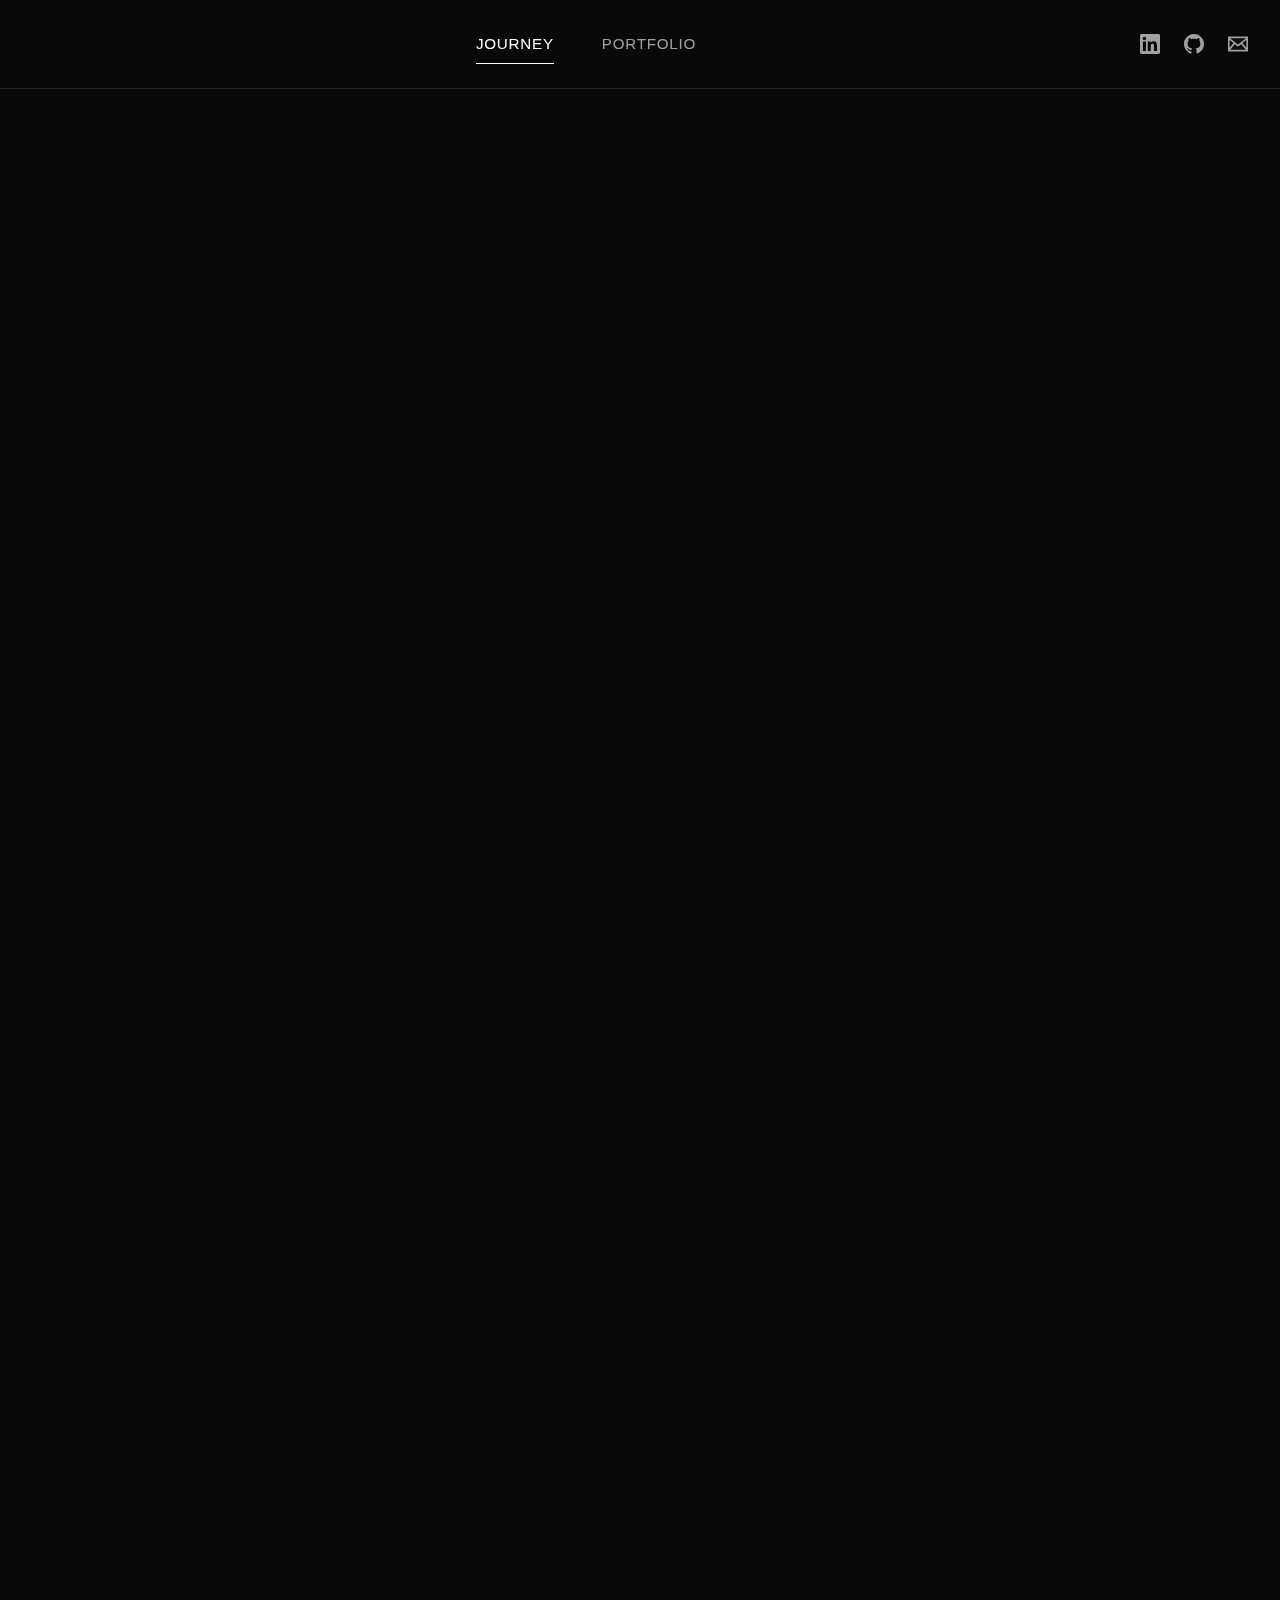
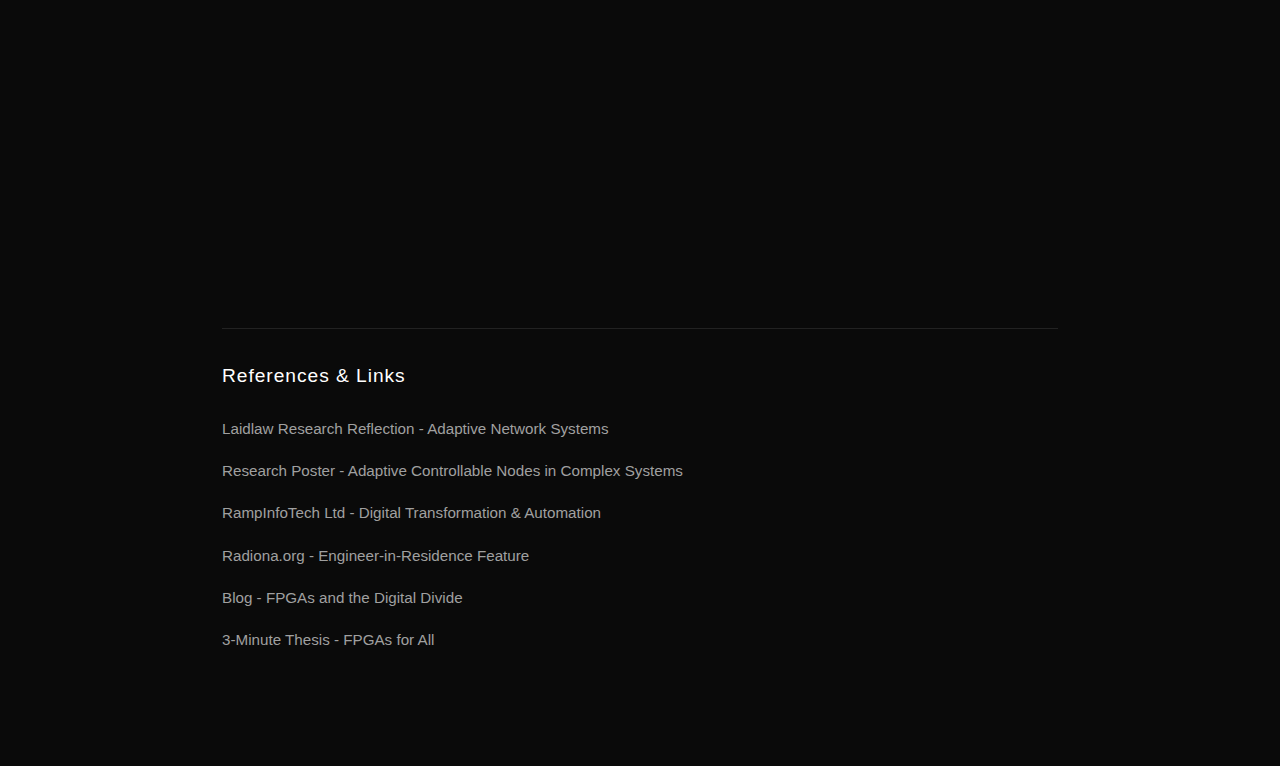
<file: index.html>
<!DOCTYPE html>
<html lang="en">
<head>
    <meta charset="UTF-8">
    <meta name="viewport" content="width=device-width, initial-scale=1.0">
    <meta name="description" content="Advik Bahadur - AI, Embedded Systems, Digital Design">
    <meta name="keywords" content="Advik Bahadur, AI, Embedded Systems, Digital Design, Computer Engineering, Trinity College Dublin">
    <meta name="author" content="Advik Bahadur">
    
    <!-- Open Graph for social sharing -->
    <meta property="og:title" content="Advik Bahadur">
    <meta property="og:description" content="AI, Embedded Systems, Digital Design">
    <meta property="og:type" content="website">
    <meta property="og:url" content="https://advikbahadur.com/">
    <meta property="og:image" content="https://advikbahadur.com/img/My_picture.jpeg">
    
    <title>Advik Bahadur - AI, Embedded Systems, Digital Design</title>
    <link rel="icon" type="image/svg+xml" href="favicon.svg">
    <link rel="stylesheet" href="styles.css">
</head>
<body>
    <!-- Navigation -->
    <nav class="main-nav">
        <div class="nav-links">
            <a href="index.html" class="nav-link active">Journey</a>
            <a href="portfolio.html" class="nav-link">Portfolio</a>
        </div>
        <div class="social-links">
            <a href="https://www.linkedin.com/in/advik-bahadur/" target="_blank" rel="noopener" class="social-link" title="LinkedIn">
                <svg width="20" height="20" viewBox="0 0 24 24" fill="currentColor">
                    <path d="M20.447 20.452h-3.554v-5.569c0-1.328-.027-3.037-1.852-3.037-1.853 0-2.136 1.445-2.136 2.939v5.667H9.351V9h3.414v1.561h.046c.477-.9 1.637-1.85 3.37-1.85 3.601 0 4.267 2.37 4.267 5.455v6.286zM5.337 7.433c-1.144 0-2.063-.926-2.063-2.065 0-1.138.92-2.063 2.063-2.063 1.14 0 2.064.925 2.064 2.063 0 1.139-.925 2.065-2.064 2.065zm1.782 13.019H3.555V9h3.564v11.452zM22.225 0H1.771C.792 0 0 .774 0 1.729v20.542C0 23.227.792 24 1.771 24h20.451C23.2 24 24 23.227 24 22.271V1.729C24 .774 23.2 0 22.222 0h.003z"/>
                </svg>
            </a>
            <a href="https://github.com/ADVIKBAHADUR" target="_blank" rel="noopener" class="social-link" title="GitHub">
                <svg width="20" height="20" viewBox="0 0 24 24" fill="currentColor">
                    <path d="M12 0c-6.626 0-12 5.373-12 12 0 5.302 3.438 9.8 8.207 11.387.599.111.793-.261.793-.577v-2.234c-3.338.726-4.033-1.416-4.033-1.416-.546-1.387-1.333-1.756-1.333-1.756-1.089-.745.083-.729.083-.729 1.205.084 1.839 1.237 1.839 1.237 1.07 1.834 2.807 1.304 3.492.997.107-.775.418-1.305.762-1.604-2.665-.305-5.467-1.334-5.467-5.931 0-1.311.469-2.381 1.236-3.221-.124-.303-.535-1.524.117-3.176 0 0 1.008-.322 3.301 1.23.957-.266 1.983-.399 3.003-.404 1.02.005 2.047.138 3.006.404 2.291-1.552 3.297-1.23 3.297-1.23.653 1.653.242 2.874.118 3.176.77.84 1.235 1.911 1.235 3.221 0 4.609-2.807 5.624-5.479 5.921.43.372.823 1.102.823 2.222v3.293c0 .319.192.694.801.576 4.765-1.589 8.199-6.086 8.199-11.386 0-6.627-5.373-12-12-12z"/>
                </svg>
            </a>
            <a href="mailto:advikbahadur@gmail.com" class="social-link" title="Email">
                <svg width="20" height="20" viewBox="0 0 24 24" fill="currentColor">
                    <path d="M0 3v18h24v-18h-24zm6.623 7.929l-4.623 5.712v-9.458l4.623 3.746zm-4.141-5.929h19.035l-9.517 7.713-9.518-7.713zm5.694 7.188l3.824 3.099 3.83-3.104 5.612 6.817h-18.779l5.513-6.812zm9.208-1.264l4.616-3.741v9.348l-4.616-5.607z"/>
                </svg>
            </a>
        </div>
    </nav>

    <!-- Hero Section -->
    <section class="hero">
        <img src="img/My_picture.jpeg" alt="Advik Bahadur" class="profile-picture">
        <h1 class="hero-title">Advik Bahadur</h1>
        <p class="hero-subtitle">View my journey</p>
        <div class="scroll-indicator">
            <svg width="30" height="50" viewBox="0 0 30 50">
                <path d="M15 5 L15 35 M15 35 L10 30 M15 35 L20 30" stroke="white" stroke-width="2" fill="none"/>
            </svg>
        </div>
    </section>

    <!-- Timeline Chapters -->
    <section class="timeline">
        <!-- Chapter 1: In the Beginning -->
        <div class="chapter">
            <div class="chapter-header">
                <h2>Chapter 1: In the Beginning</h2>
                <button class="expand-btn">+</button>
            </div>
            <div class="chapter-content">
                <div class="work-section">
                    <h3>What I Did</h3>
                    <p>I grew up across multiple cities in India before moving to Ireland, where I completed my Junior and Leaving Certificate. I achieved 613 points out of 625, a result I was genuinely happy with.</p>
                    <p>At 13, I started taking software development courses and spent countless hours building games and projects in Python and Java. It was less about formal learning and more about exploration. Around the same time, a friend and I bought a cheap 3D printer (he was visiting abroad and brought it back to Ireland) and decided to build a drone from scratch. The process was messy, things broke, we rebuilt, we learnt as we went, but we got it flying.</p>
                    <div class="chapter-images">
                        <img src="img/chap1_3dprint.jpeg" alt="3D Printer" class="chapter-img">
                        <img src="img/chap1_drone.jpeg" alt="Drone Build" class="chapter-img">
                    </div>
                    <p>I thought mechanical engineering would be my path. I loved the hands-on building. But through building that drone, I realised what really drew me in wasn't just the mechanics, it was the decision-making, the intelligence behind the movement. That's when electronics clicked for me.</p>
                </div>
                <div class="genuine-section">
                    <h3>Reflections</h3>
                    <p>Moving between cultures taught me to adapt and see problems from different angles. Those early programming projects at 13 were just for fun, I had no idea they'd shape my career. Building that drone was a turning point. I loved the mechanical work, but I realised my passion was in making things think, not just move. Electronics became where hardware met intelligence, and that's where I found myself.</p>
                </div>
            </div>
        </div>

        <!-- Chapter 2: Found My Love for Engineering: Formula Trinity -->
        <div class="chapter">
            <div class="chapter-header">
                <h2>Chapter 2: Found My Love for Engineering</h2>
                <button class="expand-btn">+</button>
            </div>
            <div class="chapter-content">
                <div class="work-section">
                    <h3>What I Did</h3>
                    <p>Choosing engineering made sense given my interests, but I only truly understood what that meant when I joined <a href="https://github.com/FT-Autonomous" target="_blank" rel="noopener">Formula Trinity Autonomous</a> in 2021. That's where engineering became real for me.</p>
                    <div class="chapter-images">
                        <img src="img/Chap2_FT_LOGO.png" alt="Formula Trinity Logo" class="chapter-img">
                    </div>
                    <p>I worked on control systems, developing PID controllers, Model Predictive Control, Pure Pursuit algorithms, the systems that allow an autonomous car to make decisions. The work was challenging, often requiring late nights debugging code that refused to cooperate. Over time, I led the control department, and in 2024, became Captain of Formula Trinity AI.</p>
                    <div class="chapter-images">
                        <img src="img/chap2_FT-Team.jpeg" alt="Formula Trinity Team" class="chapter-img">
                        <img src="img/chap2_FT_Award_best_design.jpeg" alt="Best Design Award" class="chapter-img">
                    </div>
                    <p>Three years at <a href="https://www.imeche.org/events/formula-student" target="_blank" rel="noopener">Formula Student UK</a> taught me what persistence really means. We faced failure after failure, but at Silverstone 2024, we completed our first lap. We won Best Design. And we won Most Cones Knocked, an award that might sound amusing, but represents every iteration, every mistake we learnt from. Those cones were our teachers.</p>
                    <div class="chapter-images">
                        <img src="img/chap2_Meeting_IEEE_President.jpeg" alt="Meeting IEEE President" class="chapter-img">
                    </div>
                </div>
                <div class="genuine-section">
                    <h3>Genuine Reflections</h3>
                    <p>This is one of the experiences I'm most proud of, not because of the awards, but because of what it took to get there. Three years of failures, rebuilds, and late nights. When we completed that lap at Silverstone, it felt like every setback had meaning. The friendships I built, the people who stayed until 3 AM debugging controller code with me, those are what I carry forward. Formula Trinity taught me that progress matters more than perfection.</p>
                </div>
            </div>
        </div>

        <!-- Chapter 3: Early Research -->
        <div class="chapter">
            <div class="chapter-header">
                <h2>Chapter 3: Early Research</h2>
                <button class="expand-btn">+</button>
            </div>
            <div class="chapter-content">
                <div class="work-section">
                    <h3>What I Did</h3>
                    <p>I was awarded the <a href="https://laidlawscholars.network/" target="_blank" rel="noopener">Laidlaw Research and Leadership Scholarship</a> to conduct research under the supervision of <a href="https://www.tcd.ie/research/profiles/?profile=siljakh" target="_blank" rel="noopener">Prof. Harun Siljak</a>. The focus was on adaptive network systems, investigating whether we could control and stabilise complex networks using just a few strategically placed adaptive nodes, rather than trying to control every component.</p>
                    <p>We designed adaptive models and ran extensive simulations. The work showed that minimal, well-placed intervention can achieve significant stability and synchronisation in complex systems. The research resulted in <a href="https://laidlawscholars.network/documents/research-reflection-32b00ac2-0467-45e1-9366-a55925a6006c" target="_blank" rel="noopener">published reflections</a> and a <a href="https://laidlawscholars.network/documents/investigation-of-the-effectiveness-of-introducing-a-few-adaptive-controllable-nodes-in-complex-systems-to-increase-autonomy-and-synchronization" target="_blank" rel="noopener">poster presentation</a> on the effectiveness of adaptive controllable nodes.</p>
                </div>
                <div class="genuine-section">
                    <h3>Reflections</h3>
                    <p>Research taught me patience. Not every idea works, and that's part of the process. Working with Prof. Siljak showed me the elegance of complex systems, the idea that you don't need complete control to achieve stability. A few strategic nodes can synchronise an entire network. It's a concept that changed how I think about control, not just in networks, but in how I approach problems.</p>
                </div>
            </div>
        </div>

        <!-- Chapter 4: Early Professional Experiences -->
        <div class="chapter">
            <div class="chapter-header">
                <h2>Chapter 4: Early Professional Experiences</h2>
                <button class="expand-btn">+</button>
            </div>
            <div class="chapter-content">
                <div class="work-section">
                    <h3>What I Did</h3>
                    <p>While studying full-time in Dublin, I needed to support myself. I briefly worked at a local pub, which taught me quickly to respect the pace and demands of hospitality work. It wasn't for me.</p>
                    <div class="chapter-images">
                        <img src="img/ramp_white.png" alt="RampInfoTech Logo" class="chapter-img" style="max-width: 200px;">
                    </div>
                    <p>I then joined <a href="https://www.rampinfotech.ie/" target="_blank" rel="noopener">RampInfoTech</a>, a startup providing digital transformation and automation solutions. Working as both a developer and product manager, I learnt to bridge technical implementation with client needs. I developed a Container Tracking Automation system that eliminated over 400 hours of manual work, tracking 4000+ shipments in real-time. I built an internal Travel and Expense Management tool as well. The technical skills (Python, Power BI, SQL, API development) were valuable, but learning to communicate effectively and collaborate across distributed teams was just as important.</p>
                    <div class="chapter-images">
                        <img src="img/radiona_logo.png" alt="Radiona Logo" class="chapter-img" style="max-width: 200px;">
                    </div>
                    <p>In Zagreb, Croatia, I worked with <a href="https://radiona.org/" target="_blank" rel="noopener">Radiona.org</a>, a non-profit focused on democratising access to technology. I contributed to open-source FPGA development on the <a href="https://github.com/ADVIKBAHADUR/ULX3s-Superresolution-CNN" target="_blank" rel="noopener">ULX3S board</a>, adapting a super-resolution deep learning model to run on resource-constrained Lattice ECP5 FPGAs. The goal was to prove that advanced computation doesn't require expensive hardware. I designed and verified digital logic in Verilog and helped create accessible resources for first-time FPGA developers.</p>
                    <p><em>"During his program and residence he will partake regular Radiona activities in the tech fields regarding the FPGA technology, open source robotics, IoT and LoRa Wan – Smart City related topics."</em> — <a href="https://radiona.org/advik-bahadur-in-ie-trinity-college-laidlaw-leadership-in-action-scholar-and-engineer-in-resident-radiona/" target="_blank" rel="noopener">Radiona.org</a></p>
                </div>
                <div class="genuine-section">
                    <h3>Reflections</h3>
                    <p>At RampInfoTech, I learnt that solving real problems for real people requires more than just writing code. It requires understanding needs, iterating on feedback, and building solutions that work in practice. The work in Croatia felt meaningful in a different way. Access to tools shapes who gets to innovate, and contributing to making powerful technology more accessible felt like engineering with purpose.</p>
                </div>
            </div>
        </div>

        <!-- Chapter 5: Getting Deeper into Cars: Jaguar Land Rover -->
        <div class="chapter">
            <div class="chapter-header">
                <h2>Chapter 5: Getting Deeper into Cars</h2>
                <button class="expand-btn">+</button>
            </div>
            <div class="chapter-content">
                <div class="work-section">
                    <h3>What I Did</h3>
                    <p>I completed a placement at <a href="https://www.jaguarlandrover.com/" target="_blank" rel="noopener">Jaguar Land Rover</a> with the Assisted and Autonomous Driving team, within AI Onboard Perception. The team develops perception tools using onboard vehicle sensors to enable autonomous capabilities.</p>
                    <p>My work involved reading research papers, contributing to IP and patent discussions, and writing optimised code for data engineering, synthetic dataset generation, and AI/ML model training. I was mentored by experienced engineers who shaped how I approach complex technical problems.</p>
                    <p>I developed a multi-sensor fusion visualisation tool that unified data from cameras, lidar, radar, and ultrasonic sensors into a single view. This helped identify edge cases, detect faults, and improve our detection systems.</p>
                    <p>During JLR's ACES Challenge, our team developed a mesh-based distributed network for high-security convoy vehicles, enabling automated re-routing, threat detection, and secure communication. We built a simulated proof of concept and demonstrated it on real vehicles. We won the competition and received the award for Most Innovative.</p>
                    <div class="chapter-images">
                        <img src="img/Chap5_JLR_Award.jpeg" alt="JLR ACES Challenge Award" class="chapter-img">
                    </div>
                </div>
                <div class="genuine-section">
                    <h3>Reflections</h3>
                    <p>Working at JLR felt like being in an environment where every day was a learning opportunity. The mentorship I received from experienced engineers taught me to approach problems methodically and think several steps ahead. The ACES Challenge validated that innovative ideas, when properly executed, can translate into real-world applications. Seeing our mesh network system work on actual vehicles made the concept tangible.</p>
                </div>
            </div>
        </div>

        <!-- Chapter 6: Now -->
        <div class="chapter">
            <div class="chapter-header">
                <h2>Chapter 6: Now</h2>
                <button class="expand-btn">+</button>
            </div>
            <div class="chapter-content">
                <div class="work-section">
                    <h3>What I Did</h3>
                    <p>I'm currently in my final year, my Masters year at <a href="https://www.tcd.ie/" target="_blank" rel="noopener">Trinity College Dublin</a>, working on Electronic & Computer Engineering.</p>
                    <p>My thesis focuses on transistor parasitic model extraction for GaN FETs, aiming to improve device modelling accuracy. It's highly specialised work combining hardware design, simulation, and precision engineering.</p>
                    <p>As part of my coursework, I'm developing a Vision Transformer for a hybrid Quantum Deep Learning network, exploring the intersection of quantum computing and machine learning.</p>
                </div>
                <div class="genuine-section">
                    <h3>Reflections</h3>
                    <p>Everything I've done has led to this point. My thesis on GaN FET modelling brings together the hardware work and precision I've developed through years of FPGA development and embedded systems. The quantum deep learning project pushes me into new territory, much like I pushed into programming at 13. From building a drone in my room to modelling transistors at the device level, the journey has been about staying curious and committed. I'm ready to see where the next chapter takes me.</p>
                </div>
            </div>
        </div>
    </section>

    <!-- References Section -->
    <section class="references">
        <div class="references-content">
            <h2>References & Links</h2>
            <ul>
                <li><a href="https://laidlawscholars.network/documents/research-reflection-32b00ac2-0467-45e1-9366-a55925a6006c" target="_blank">Laidlaw Research Reflection - Adaptive Network Systems</a></li>
                <li><a href="https://laidlawscholars.network/documents/investigation-of-the-effectiveness-of-introducing-a-few-adaptive-controllable-nodes-in-complex-systems-to-increase-autonomy-and-synchronization" target="_blank">Research Poster - Adaptive Controllable Nodes in Complex Systems</a></li>
                <li><a href="https://www.rampinfotech.ie/" target="_blank">RampInfoTech Ltd - Digital Transformation & Automation</a></li>
                <li><a href="https://radiona.org/advik-bahadur-in-ie-trinity-college-laidlaw-leadership-in-action-scholar-and-engineer-in-resident-radiona/" target="_blank">Radiona.org - Engineer-in-Residence Feature</a></li>
                <li><a href="https://laidlawscholars.network/posts/lia-blog-fpga-s-and-the-digital-divide" target="_blank">Blog - FPGAs and the Digital Divide</a></li>
                <li><a href="https://laidlawscholars.network/documents/3-minute-thesis-fpgas-for-all" target="_blank">3-Minute Thesis - FPGAs for All</a></li>
            </ul>
        </div>
    </section>

    <!-- Structured Data for SEO -->
    <script type="application/ld+json">
    {
      "@context": "https://schema.org",
      "@type": "Person",
      "name": "Advik Bahadur",
      "jobTitle": "Computer Engineering Student",
      "affiliation": {
        "@type": "EducationalOrganization",
        "name": "Trinity College Dublin"
      },
      "url": "https://advikbahadur.com/",
      "sameAs": [
        "https://www.linkedin.com/in/advik-bahadur/",
        "https://github.com/ADVIKBAHADUR",
        "https://laidlawscholars.network/profile/advik-bahadur"
      ],
      "alumniOf": "Trinity College Dublin",
      "knowsAbout": [
        "Computer Engineering",
        "Autonomous Systems",
        "FPGA Development",
        "Machine Learning",
        "Control Systems",
        "Formula Student"
      ]
    }
    </script>

    <script src="script.js"></script>
</body>
</html>
</file>
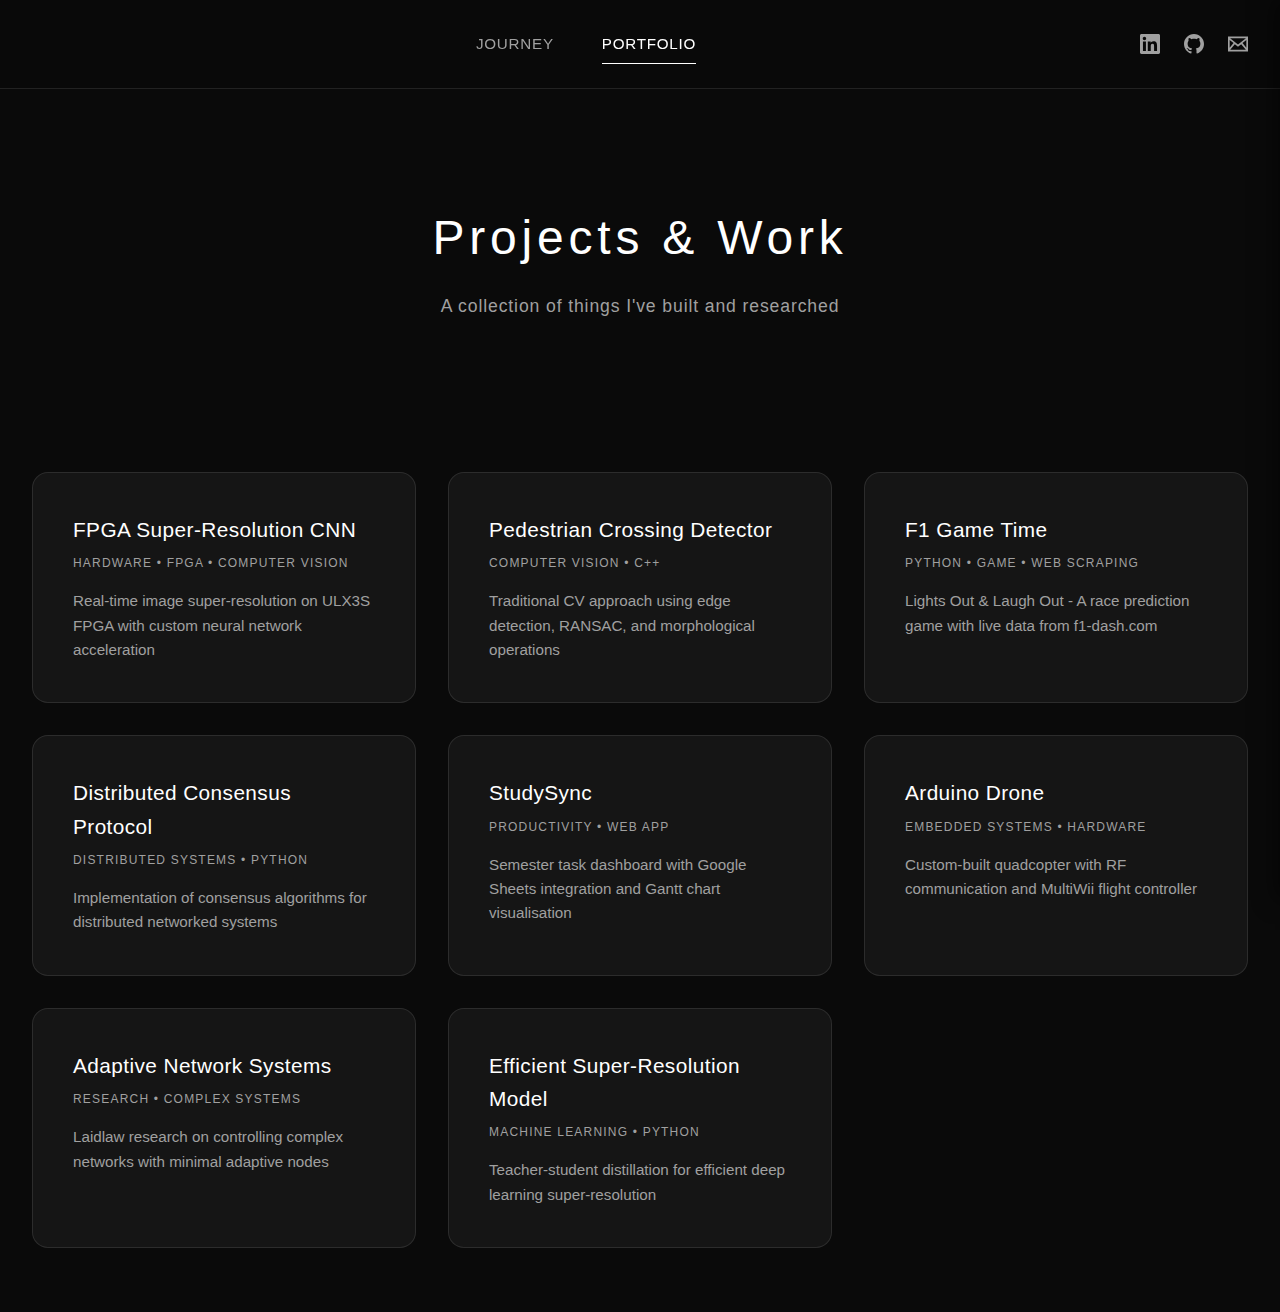
<file: portfolio.html>
<!DOCTYPE html>
<html lang="en">
<head>
    <meta charset="UTF-8">
    <meta name="viewport" content="width=device-width, initial-scale=1.0">
    <meta name="description" content="Advik Bahadur's project portfolio - FPGA super-resolution, pedestrian detection, F1 prediction game, distributed systems, and more engineering projects.">
    <meta name="keywords" content="Advik Bahadur, Portfolio, FPGA, Computer Vision, Machine Learning, Engineering Projects, ULX3S, Python, Verilog">
    <meta name="author" content="Advik Bahadur">
    
    <!-- Open Graph for social sharing -->
    <meta property="og:title" content="Advik Bahadur - Project Portfolio">
    <meta property="og:description" content="Engineering projects in FPGA development, computer vision, machine learning, and distributed systems">
    <meta property="og:type" content="website">
    <meta property="og:url" content="https://advikbahadur.com/portfolio.html">
    
    <title>Advik Bahadur - Project Portfolio | FPGA | Computer Vision | Machine Learning</title>
    <link rel="icon" type="image/svg+xml" href="favicon.svg">
    <link rel="stylesheet" href="styles.css">
</head>
<body>
    <!-- Navigation -->
    <nav class="main-nav">
        <div class="nav-links">
            <a href="index.html" class="nav-link">Journey</a>
            <a href="portfolio.html" class="nav-link active">Portfolio</a>
        </div>
        <div class="social-links">
            <a href="https://www.linkedin.com/in/advik-bahadur/" target="_blank" rel="noopener" class="social-link" title="LinkedIn">
                <svg width="20" height="20" viewBox="0 0 24 24" fill="currentColor">
                    <path d="M20.447 20.452h-3.554v-5.569c0-1.328-.027-3.037-1.852-3.037-1.853 0-2.136 1.445-2.136 2.939v5.667H9.351V9h3.414v1.561h.046c.477-.9 1.637-1.85 3.37-1.85 3.601 0 4.267 2.37 4.267 5.455v6.286zM5.337 7.433c-1.144 0-2.063-.926-2.063-2.065 0-1.138.92-2.063 2.063-2.063 1.14 0 2.064.925 2.064 2.063 0 1.139-.925 2.065-2.064 2.065zm1.782 13.019H3.555V9h3.564v11.452zM22.225 0H1.771C.792 0 0 .774 0 1.729v20.542C0 23.227.792 24 1.771 24h20.451C23.2 24 24 23.227 24 22.271V1.729C24 .774 23.2 0 22.222 0h.003z"/>
                </svg>
            </a>
            <a href="https://github.com/ADVIKBAHADUR" target="_blank" rel="noopener" class="social-link" title="GitHub">
                <svg width="20" height="20" viewBox="0 0 24 24" fill="currentColor">
                    <path d="M12 0c-6.626 0-12 5.373-12 12 0 5.302 3.438 9.8 8.207 11.387.599.111.793-.261.793-.577v-2.234c-3.338.726-4.033-1.416-4.033-1.416-.546-1.387-1.333-1.756-1.333-1.756-1.089-.745.083-.729.083-.729 1.205.084 1.839 1.237 1.839 1.237 1.07 1.834 2.807 1.304 3.492.997.107-.775.418-1.305.762-1.604-2.665-.305-5.467-1.334-5.467-5.931 0-1.311.469-2.381 1.236-3.221-.124-.303-.535-1.524.117-3.176 0 0 1.008-.322 3.301 1.23.957-.266 1.983-.399 3.003-.404 1.02.005 2.047.138 3.006.404 2.291-1.552 3.297-1.23 3.297-1.23.653 1.653.242 2.874.118 3.176.77.84 1.235 1.911 1.235 3.221 0 4.609-2.807 5.624-5.479 5.921.43.372.823 1.102.823 2.222v3.293c0 .319.192.694.801.576 4.765-1.589 8.199-6.086 8.199-11.386 0-6.627-5.373-12-12-12z"/>
                </svg>
            </a>
            <a href="mailto:advikbahadur@gmail.com" class="social-link" title="Email">
                <svg width="20" height="20" viewBox="0 0 24 24" fill="currentColor">
                    <path d="M0 3v18h24v-18h-24zm6.623 7.929l-4.623 5.712v-9.458l4.623 3.746zm-4.141-5.929h19.035l-9.517 7.713-9.518-7.713zm5.694 7.188l3.824 3.099 3.83-3.104 5.612 6.817h-18.779l5.513-6.812zm9.208-1.264l4.616-3.741v9.348l-4.616-5.607z"/>
                </svg>
            </a>
        </div>
    </nav>

    <!-- Portfolio Header -->
    <section class="portfolio-header">
        <h1>Projects & Work</h1>
        <p>A collection of things I've built and researched</p>
    </section>

    <!-- Project Grid -->
    <section class="project-grid">
        <div class="project-bubble" data-project="superresolution">
            <div class="bubble-content">
                <h3>FPGA Super-Resolution CNN</h3>
                <p class="project-type">Hardware • FPGA • Computer Vision</p>
                <p class="project-desc">Real-time image super-resolution on ULX3S FPGA with custom neural network acceleration</p>
            </div>
        </div>

        <div class="project-bubble" data-project="pedestrian">
            <div class="bubble-content">
                <h3>Pedestrian Crossing Detector</h3>
                <p class="project-type">Computer Vision • C++</p>
                <p class="project-desc">Traditional CV approach using edge detection, RANSAC, and morphological operations</p>
            </div>
        </div>

        <div class="project-bubble" data-project="f1game">
            <div class="bubble-content">
                <h3>F1 Game Time</h3>
                <p class="project-type">Python • Game • Web Scraping</p>
                <p class="project-desc">Lights Out & Laugh Out - A race prediction game with live data from f1-dash.com</p>
            </div>
        </div>

        <div class="project-bubble" data-project="consensus">
            <div class="bubble-content">
                <h3>Distributed Consensus Protocol</h3>
                <p class="project-type">Distributed Systems • Python</p>
                <p class="project-desc">Implementation of consensus algorithms for distributed networked systems</p>
            </div>
        </div>

        <div class="project-bubble" data-project="studysync">
            <div class="bubble-content">
                <h3>StudySync</h3>
                <p class="project-type">Productivity • Web App</p>
                <p class="project-desc">Semester task dashboard with Google Sheets integration and Gantt chart visualisation</p>
            </div>
        </div>

        <div class="project-bubble" data-project="drone">
            <div class="bubble-content">
                <h3>Arduino Drone</h3>
                <p class="project-type">Embedded Systems • Hardware</p>
                <p class="project-desc">Custom-built quadcopter with RF communication and MultiWii flight controller</p>
            </div>
        </div>

        <div class="project-bubble" data-project="adaptive">
            <div class="bubble-content">
                <h3>Adaptive Network Systems</h3>
                <p class="project-type">Research • Complex Systems</p>
                <p class="project-desc">Laidlaw research on controlling complex networks with minimal adaptive nodes</p>
            </div>
        </div>

        <div class="project-bubble" data-project="srmodel">
            <div class="bubble-content">
                <h3>Efficient Super-Resolution Model</h3>
                <p class="project-type">Machine Learning • Python</p>
                <p class="project-desc">Teacher-student distillation for efficient deep learning super-resolution</p>
            </div>
        </div>
    </section>

    <!-- Side Panel -->
    <div id="sidePanel" class="side-panel">
        <button class="close-btn" onclick="closeSidePanel()">&times;</button>
        <div id="panelContent" class="panel-content">
            <!-- Content will be loaded dynamically -->
        </div>
    </div>

    <script src="portfolio.js"></script>
</body>
</html>
</file>
<file: styles.css>
* {
    margin: 0;
    padding: 0;
    box-sizing: border-box;
}

:root {
    --bg-primary: #0a0a0a;
    --bg-secondary: #151515;
    --text-primary: #ffffff;
    --text-secondary: #a0a0a0;
    --accent: #ffffff;
    --border: rgba(255, 255, 255, 0.1);
}

body {
    font-family: -apple-system, BlinkMacSystemFont, 'Segoe UI', Roboto, 'Helvetica Neue', Arial, sans-serif;
    line-height: 1.6;
    color: var(--text-primary);
    background-color: var(--bg-primary);
    overflow-x: hidden;
}

/* Development Notice */
.dev-notice {
    position: fixed;
    top: 0;
    left: 0;
    right: 0;
    background-color: rgba(255, 255, 255, 0.05);
    border-bottom: 1px solid var(--border);
    padding: 0.5rem;
    text-align: center;
    font-size: 0.85rem;
    color: var(--text-secondary);
    letter-spacing: 0.05em;
    z-index: 1001;
    backdrop-filter: blur(10px);
}

/* Navigation */
.main-nav {
    top: 2.5rem;
    position: fixed;
    top: 0;
    left: 0;
    right: 0;
    display: flex;
    justify-content: space-between;
    align-items: center;
    padding: 2rem;
    background-color: rgba(10, 10, 10, 0.95);
    backdrop-filter: blur(10px);
    z-index: 1000;
    border-bottom: 1px solid var(--border);
}

.nav-links {
    display: flex;
    gap: 3rem;
    flex: 1;
    justify-content: center;
}

.social-links {
    display: flex;
    gap: 1.5rem;
    align-items: center;
}

.social-link {
    color: var(--text-secondary);
    text-decoration: none;
    transition: color 0.3s ease, transform 0.2s ease;
    display: flex;
    align-items: center;
    justify-content: center;
}

.social-link:hover {
    color: var(--text-primary);
    transform: translateY(-2px);
}

.nav-link {
    color: var(--text-secondary);
    text-decoration: none;
    font-size: 0.95rem;
    letter-spacing: 0.05em;
    text-transform: uppercase;
    transition: color 0.3s ease;
    position: relative;
}

.nav-link:hover,
.nav-link.active {
    color: var(--text-primary);
}

.nav-link.active::after {
    content: '';
    position: absolute;
    bottom: -0.5rem;
    left: 0;
    right: 0;
    height: 1px;
    background-color: var(--text-primary);
}


/* Hero Section */
.hero {
    height: 100vh;
    display: flex;
    flex-direction: column;
    justify-content: center;
    align-items: center;
    text-align: center;
    position: relative;
    padding-top: 2.5rem;
}

.profile-picture {
    width: 120px;
    height: 120px;
    border-radius: 50%;
    object-fit: cover;
    border: 2px solid var(--border);
    margin-bottom: 2rem;
    opacity: 0;
    animation: fadeInUp 1s ease forwards;
}

.hero-title {
    font-size: 4rem;
    font-weight: 300;
    letter-spacing: 0.1em;
    margin-bottom: 1rem;
    opacity: 0;
    animation: fadeInUp 1s ease forwards;
}

.hero-subtitle {
    font-size: 1.2rem;
    color: var(--text-secondary);
    letter-spacing: 0.15em;
    text-transform: uppercase;
    font-weight: 300;
    opacity: 0;
    animation: fadeInUp 1s ease 0.3s forwards;
}

.scroll-indicator {
    position: absolute;
    bottom: 3rem;
    opacity: 0;
    animation: fadeInUp 1s ease 0.6s forwards, bounce 2s ease-in-out 1.6s infinite;
    cursor: pointer;
}

@keyframes fadeInUp {
    to {
        opacity: 1;
        transform: translateY(0);
    }
    from {
        opacity: 0;
        transform: translateY(20px);
    }
}

@keyframes bounce {
    0%, 100% {
        transform: translateY(0);
    }
    50% {
        transform: translateY(-10px);
    }
}

/* Timeline Section */
.timeline {
    max-width: 900px;
    margin: 0 auto;
    margin-top: 2.5rem;
    padding: 4rem 2rem;
}

.chapter {
    margin-bottom: 2rem;
    border: 1px solid var(--border);
    border-radius: 12px;
    background-color: var(--bg-secondary);
    overflow: hidden;
    transition: all 0.3s ease;
}

.chapter:hover {
    border-color: rgba(255, 255, 255, 0.2);
}

.chapter-header {
    display: flex;
    justify-content: space-between;
    align-items: center;
    padding: 2rem;
    cursor: pointer;
    user-select: none;
}

.chapter-header h2 {
    font-size: 1.5rem;
    font-weight: 400;
    letter-spacing: 0.02em;
}

.expand-btn {
    width: 40px;
    height: 40px;
    border: 1px solid var(--border);
    background-color: transparent;
    color: var(--text-primary);
    font-size: 1.5rem;
    border-radius: 50%;
    cursor: pointer;
    transition: all 0.3s ease;
    display: flex;
    align-items: center;
    justify-content: center;
}

.expand-btn:hover {
    background-color: rgba(255, 255, 255, 0.05);
    border-color: rgba(255, 255, 255, 0.3);
}

.chapter.active .expand-btn {
    transform: rotate(45deg);
}

.chapter-content {
    max-height: 0;
    overflow: hidden;
    transition: max-height 0.4s ease;
}

.chapter.active .chapter-content {
    max-height: 2000px;
}

.work-section,
.genuine-section {
    padding: 0 2rem 2rem 2rem;
}

.genuine-section {
    padding-top: 1.5rem;
    border-top: 1px solid var(--border);
    margin-top: 1rem;
}

.chapter-content h3 {
    font-size: 0.9rem;
    letter-spacing: 0.1em;
    text-transform: uppercase;
    color: var(--text-secondary);
    margin-bottom: 1.5rem;
    font-weight: 500;
}

.work-section p {
    color: var(--text-primary);
    line-height: 1.8;
    margin-bottom: 1.2rem;
    font-size: 0.95rem;
}

.genuine-section p {
    color: var(--text-secondary);
    line-height: 1.8;
    font-style: italic;
}

/* Chapter Images */
.chapter-images {
    display: grid;
    grid-template-columns: repeat(auto-fit, minmax(250px, 1fr));
    gap: 1.5rem;
    margin: 2rem 0;
}

.chapter-img {
    width: 100%;
    height: auto;
    border-radius: 8px;
    border: 1px solid var(--border);
    transition: all 0.3s ease;
}

.chapter-img:hover {
    border-color: rgba(255, 255, 255, 0.3);
    transform: scale(1.02);
}

/* References Section */
.references {
    max-width: 900px;
    margin: 0 auto;
    padding: 2rem;
    margin-bottom: 4rem;
}

.references-content {
    border-top: 1px solid var(--border);
    padding-top: 2rem;
}

.references-content h2 {
    font-size: 1.2rem;
    font-weight: 400;
    letter-spacing: 0.05em;
    margin-bottom: 1.5rem;
    color: var(--text-primary);
}

.references-content ul {
    list-style: none;
    margin-left: 0;
}

.references-content li {
    margin-bottom: 1rem;
    padding-left: 0;
}

.references-content li::before {
    display: none;
}

.references-content a {
    color: var(--text-secondary);
    text-decoration: none;
    transition: color 0.3s ease;
    font-size: 0.95rem;
    line-height: 1.6;
    display: inline-block;
    border-bottom: 1px solid transparent;
}

.references-content a:hover {
    color: var(--text-primary);
    border-bottom-color: var(--text-primary);
}

/* Portfolio Page */
.portfolio-header {
    height: 40vh;
    display: flex;
    flex-direction: column;
    justify-content: center;
    align-items: center;
    text-align: 7.center;
    margin-top: 5rem;
}

.portfolio-header h1 {
    font-size: 3rem;
    font-weight: 300;
    letter-spacing: 0.1em;
    margin-bottom: 1rem;
}

.portfolio-header p {
    font-size: 1.1rem;
    color: var(--text-secondary);
    letter-spacing: 0.05em;
}

/* Project Grid */
.project-grid {
    max-width: 1400px;
    margin: 0 auto;
    padding: 2rem;
    display: grid;
    grid-template-columns: repeat(auto-fit, minmax(300px, 1fr));
    gap: 2rem;
    padding-bottom: 4rem;
}

.project-bubble {
    background-color: var(--bg-secondary);
    border: 1px solid var(--border);
    border-radius: 16px;
    padding: 2.5rem;
    transition: all 0.3s ease;
    cursor: pointer;
    position: relative;
    overflow: hidden;
}

.project-bubble::before {
    content: '';
    position: absolute;
    top: 0;
    left: 0;
    right: 0;
    height: 3px;
    background: linear-gradient(90deg, transparent, var(--text-primary), transparent);
    transform: translateX(-100%);
    transition: transform 0.6s ease;
}

.project-bubble:hover::before {
    transform: translateX(100%);
}

.project-bubble:hover {
    transform: translateY(-5px);
    border-color: rgba(255, 255, 255, 0.3);
    background-color: rgba(30, 30, 30, 0.8);
    cursor: pointer;
}

.bubble-content h3 {
    font-size: 1.3rem;
    font-weight: 400;
    margin-bottom: 0.5rem;
    letter-spacing: 0.02em;
}

.project-type {
    font-size: 0.75rem;
    text-transform: uppercase;
    letter-spacing: 0.1em;
    color: var(--text-secondary);
    margin-bottom: 1rem;
}

.project-desc {
    color: var(--text-secondary);
    line-height: 1.6;
    font-size: 0.95rem;
}

/* Side Panel */
.side-panel {
    position: fixed;
    top: 0;
    right: -600px;
    width: 600px;
    height: 100vh;
    background-color: var(--bg-secondary);
    border-left: 1px solid var(--border);
    z-index: 2000;
    overflow-y: auto;
    transition: right 0.4s ease;
    box-shadow: -5px 0 20px rgba(0, 0, 0, 0.5);
}

.side-panel.active {
    right: 0;
}

.close-btn {
    position: absolute;
    top: 2rem;
    right: 2rem;
    background: none;
    border: none;
    color: var(--text-primary);
    font-size: 2.5rem;
    cursor: pointer;
    line-height: 1;
    padding: 0;
    width: 40px;
    height: 40px;
    display: flex;
    align-items: center;
    justify-content: center;
    transition: transform 0.2s ease, color 0.2s ease;
}

.close-btn:hover {
    transform: rotate(90deg);
    color: var(--text-secondary);
}

.panel-content {
    padding: 4rem 3rem;
    padding-top: 5rem;
}

.panel-content h2 {
    font-size: 2rem;
    font-weight: 400;
    margin-bottom: 0.5rem;
    letter-spacing: 0.02em;
}

.panel-type {
    font-size: 0.85rem;
    text-transform: uppercase;
    letter-spacing: 0.1em;
    color: var(--text-secondary);
    margin-bottom: 2rem;
}

.github-link {
    display: inline-flex;
    align-items: center;
    gap: 0.5rem;
    color: var(--text-primary);
    text-decoration: none;
    padding: 0.75rem 1.5rem;
    border: 1px solid var(--border);
    border-radius: 6px;
    transition: all 0.3s ease;
    margin-bottom: 2rem;
    font-size: 0.9rem;
}

.github-link:hover {
    border-color: var(--text-primary);
    background-color: rgba(255, 255, 255, 0.05);
}

.panel-section {
    margin-top: 2rem;
    padding-top: 2rem;
    border-top: 1px solid var(--border);
}

.panel-section h3 {
    font-size: 1.1rem;
    font-weight: 400;
    margin-bottom: 1rem;
    letter-spacing: 0.05em;
}

.panel-section p {
    color: var(--text-secondary);
    line-height: 1.8;
    margin-bottom: 1rem;
}

.detail-list {
    list-style: none;
    margin: 0;
    padding: 0;
}

.detail-list li {
    color: var(--text-secondary);
    line-height: 1.8;
    padding-left: 1.5rem;
    position: relative;
    margin-bottom: 0.75rem;
}

.detail-list li::before {
    content: '→';
    position: absolute;
    left: 0;
    color: var(--text-primary);
}

/* Responsive Design */
@media (max-width: 768px) {
    .hero-title {
        font-size: 2.5rem;
    }

    .hero-subtitle {
        font-size: 1rem;
    }

    .timeline {
        padding: 2rem 1rem;
    }

    .chapter-header {
        padding: 1.5rem;
    }

    .chapter-header h2 {
        font-size: 1.2rem;
    }

    .work-section,
    .genuine-section {
        padding: 0 1.5rem 1.5rem 1.5rem;
    }

    .portfolio-header h1 {
        font-size: 2rem;
    }

    .project-grid {
        grid-template-columns: 1fr;
        padding: 1rem;
    }

    .main-nav {
        gap: 1.5rem;
        padding: 1.5rem;
    }

    .side-panel {
        right: -100%;
        width: 100%;
    }

    .panel-content {
        padding: 3rem 2rem;
    }
}

@media (max-width: 480px) {
    .hero-title {
        font-size: 2rem;
    }

    .chapter-header h2 {
        font-size: 1.1rem;
    }

    .project-bubble {
        padding: 2rem;
    }
}
    }
}

@media print {
    body {
        background-color: white;
    }

    .container {
        box-shadow: none;
        padding: 0;
    }
}
</file>
